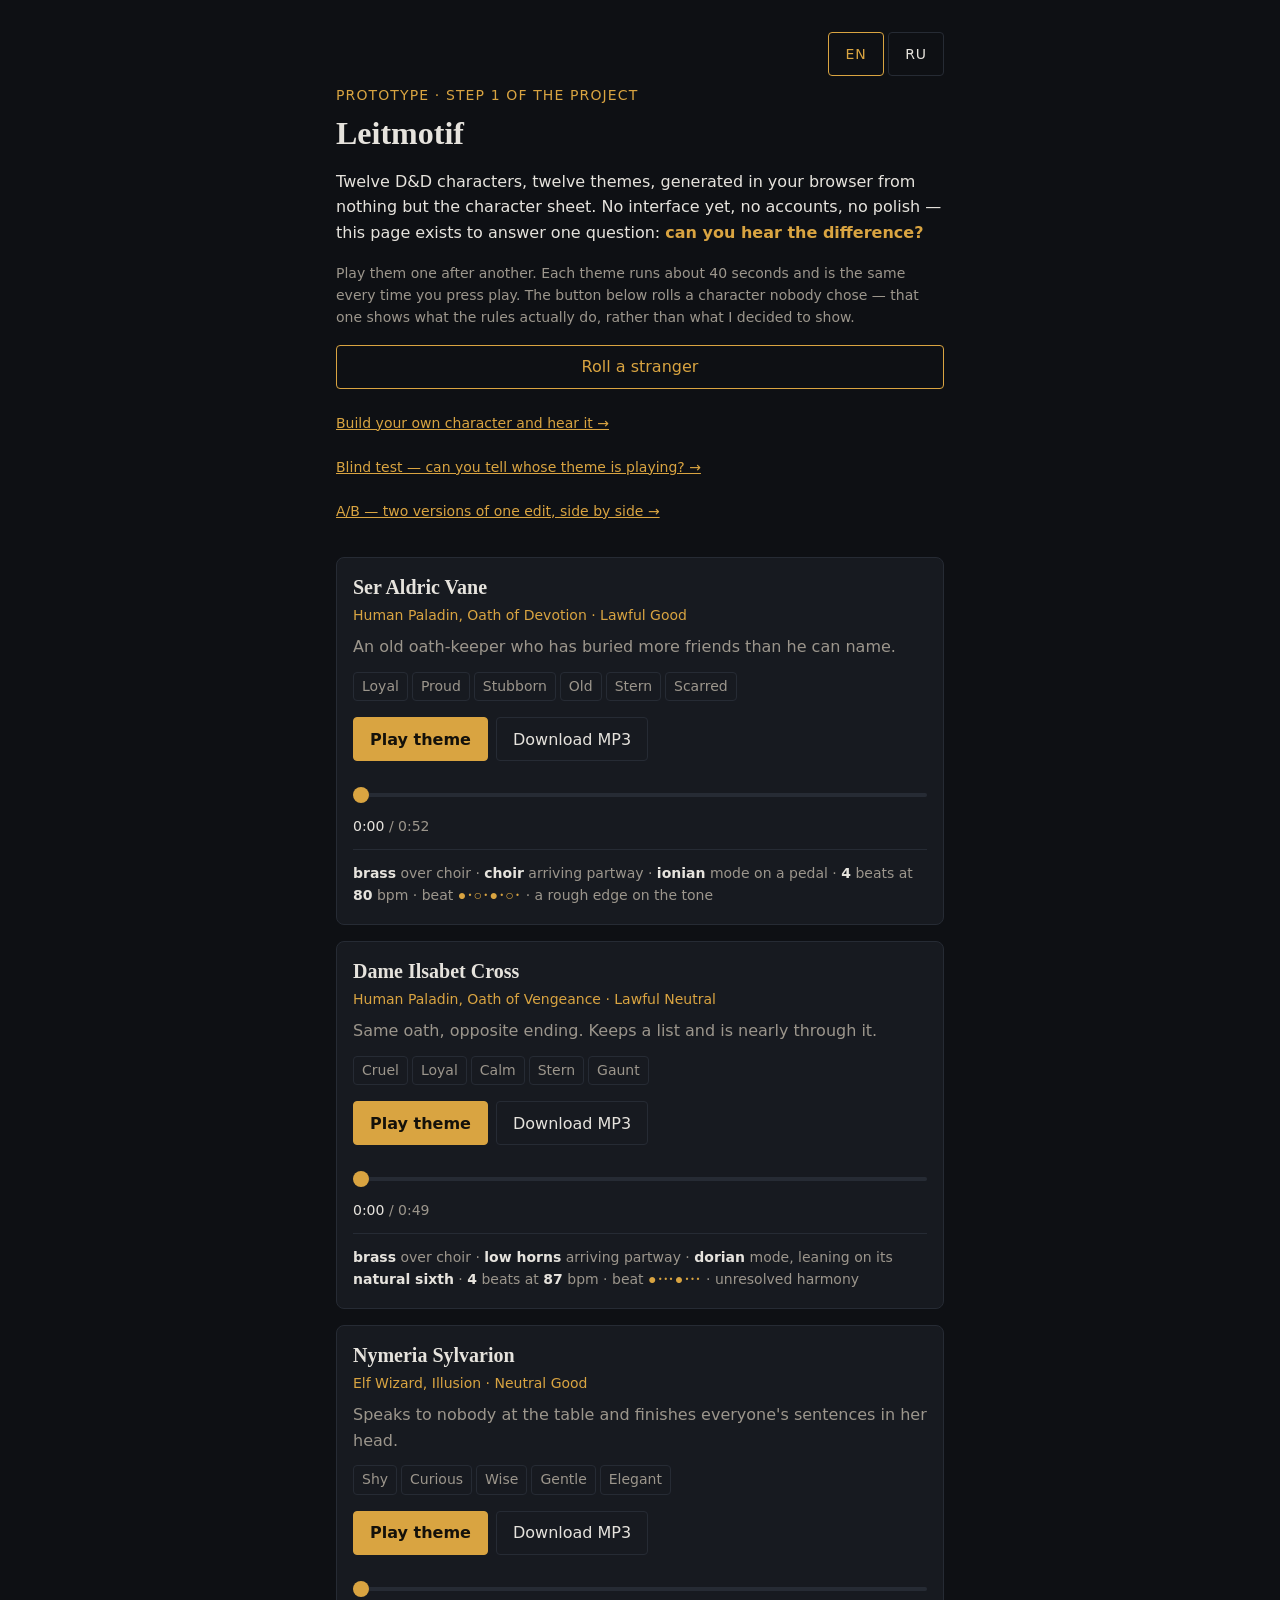
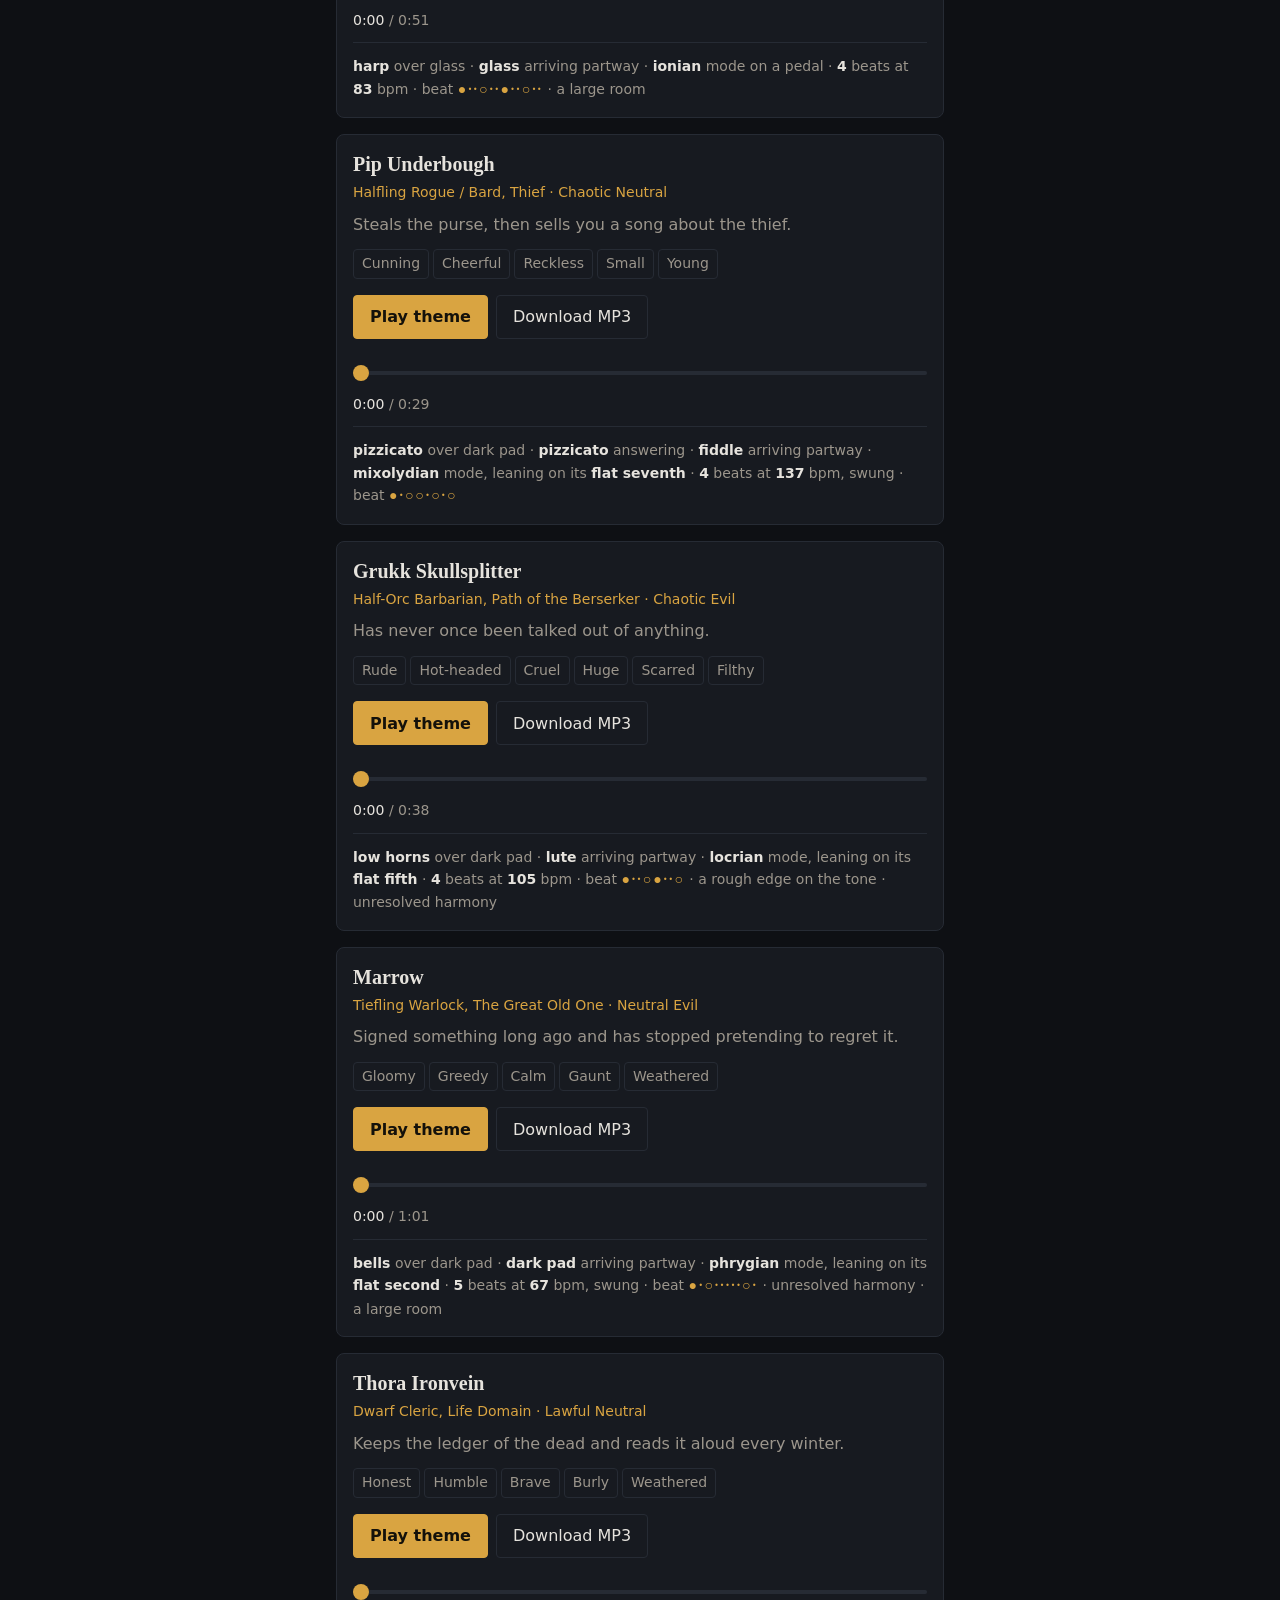
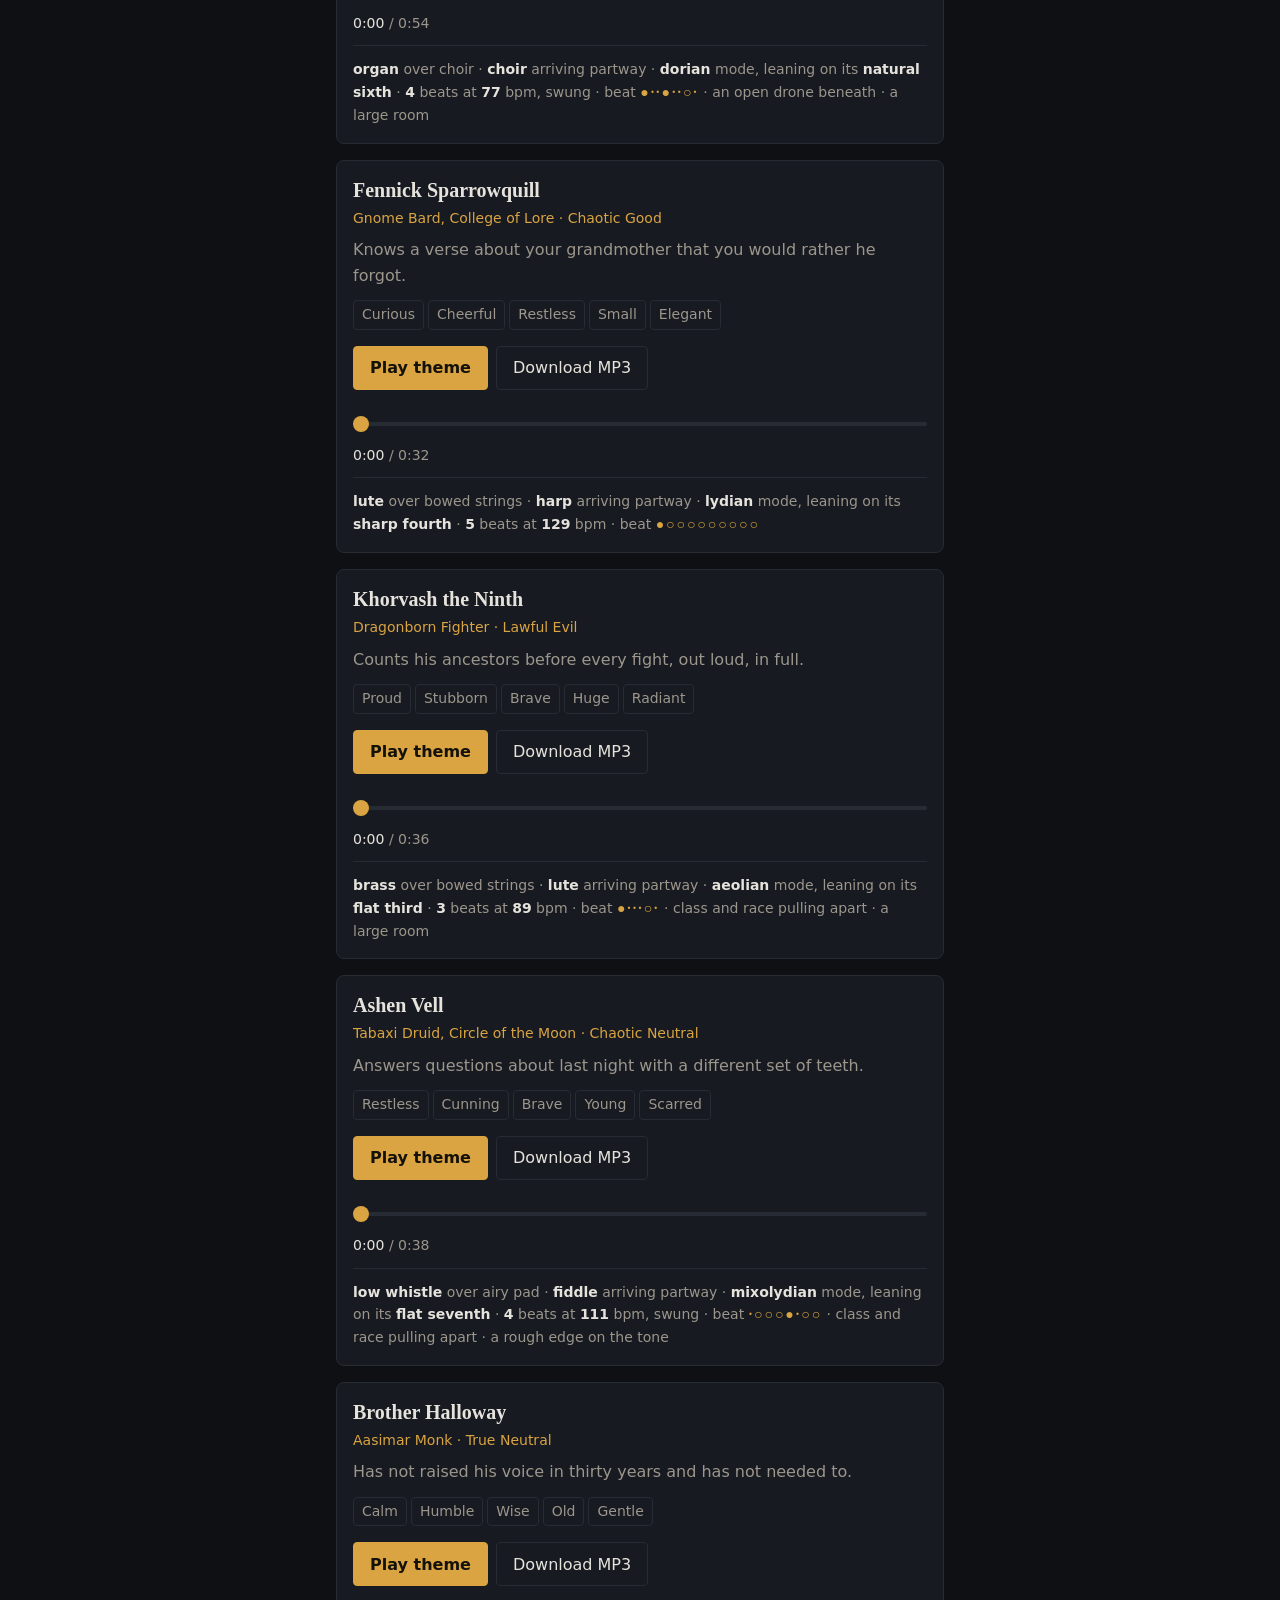
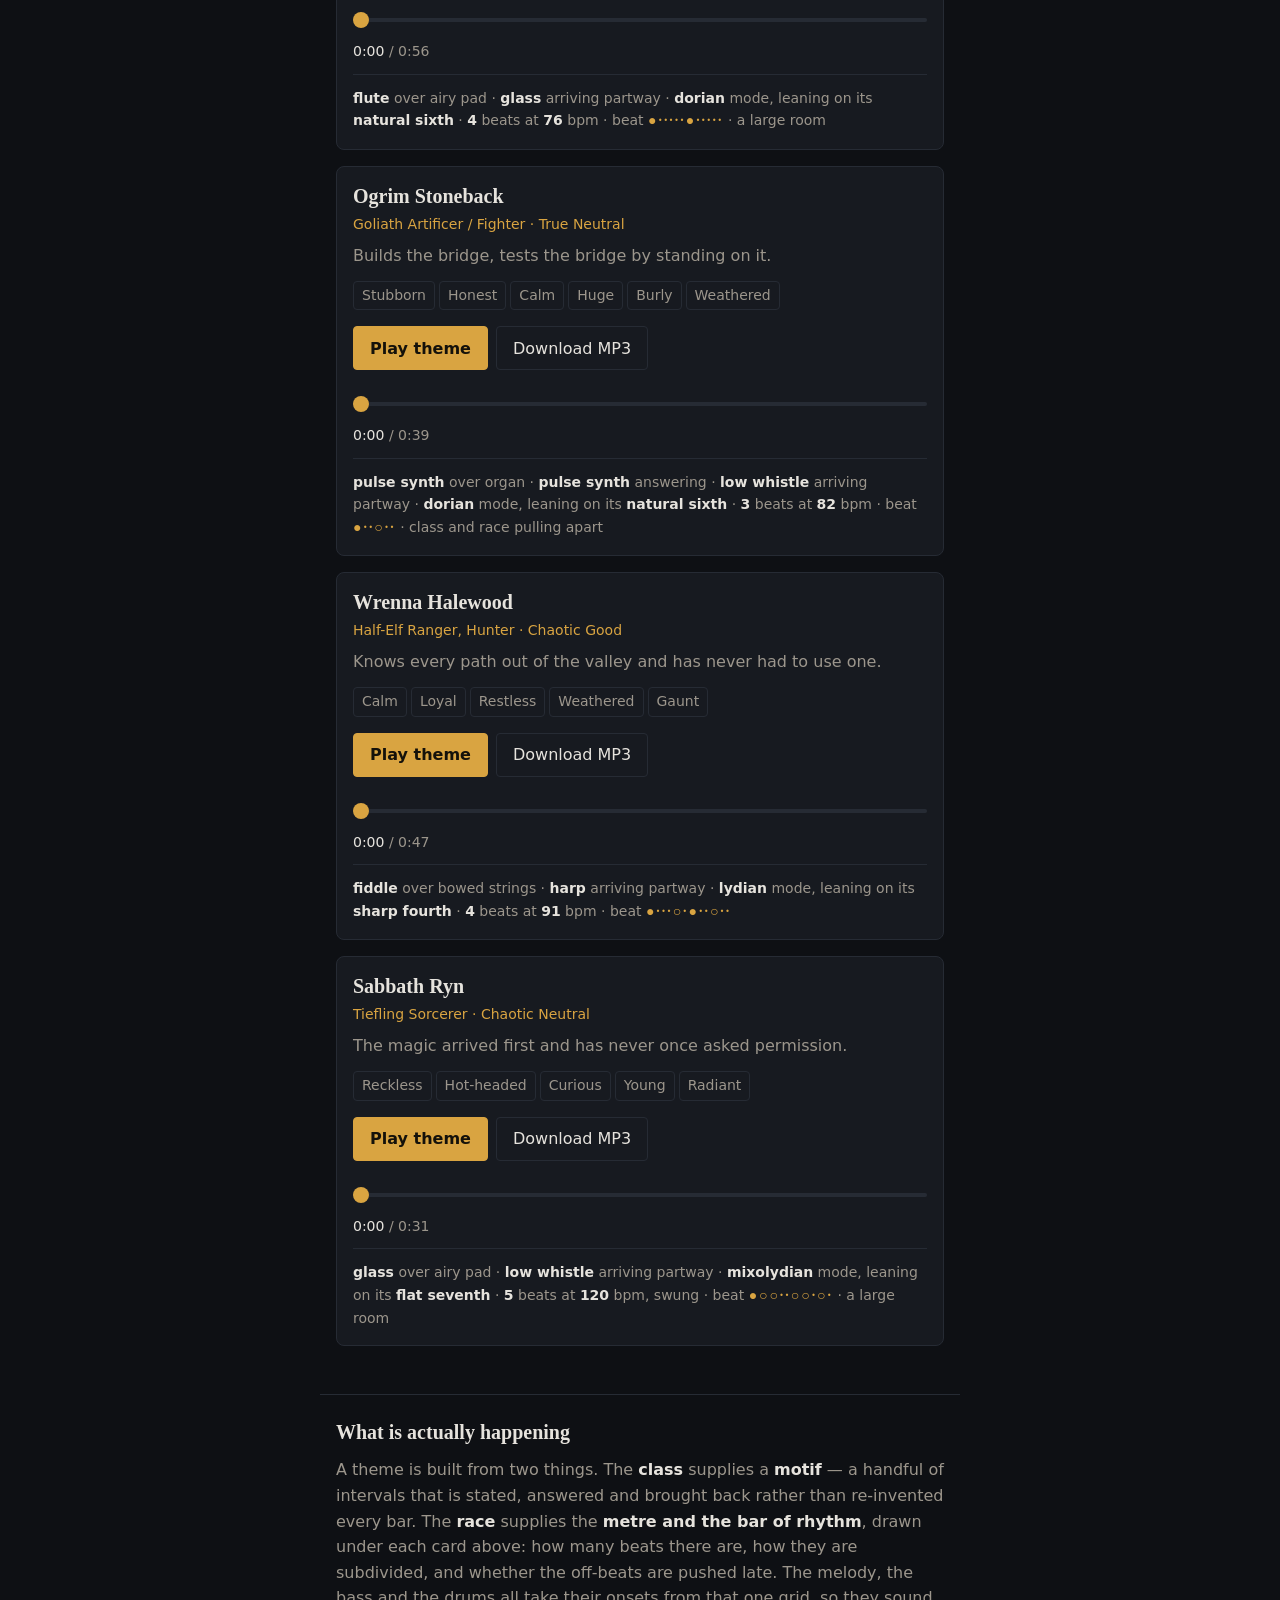
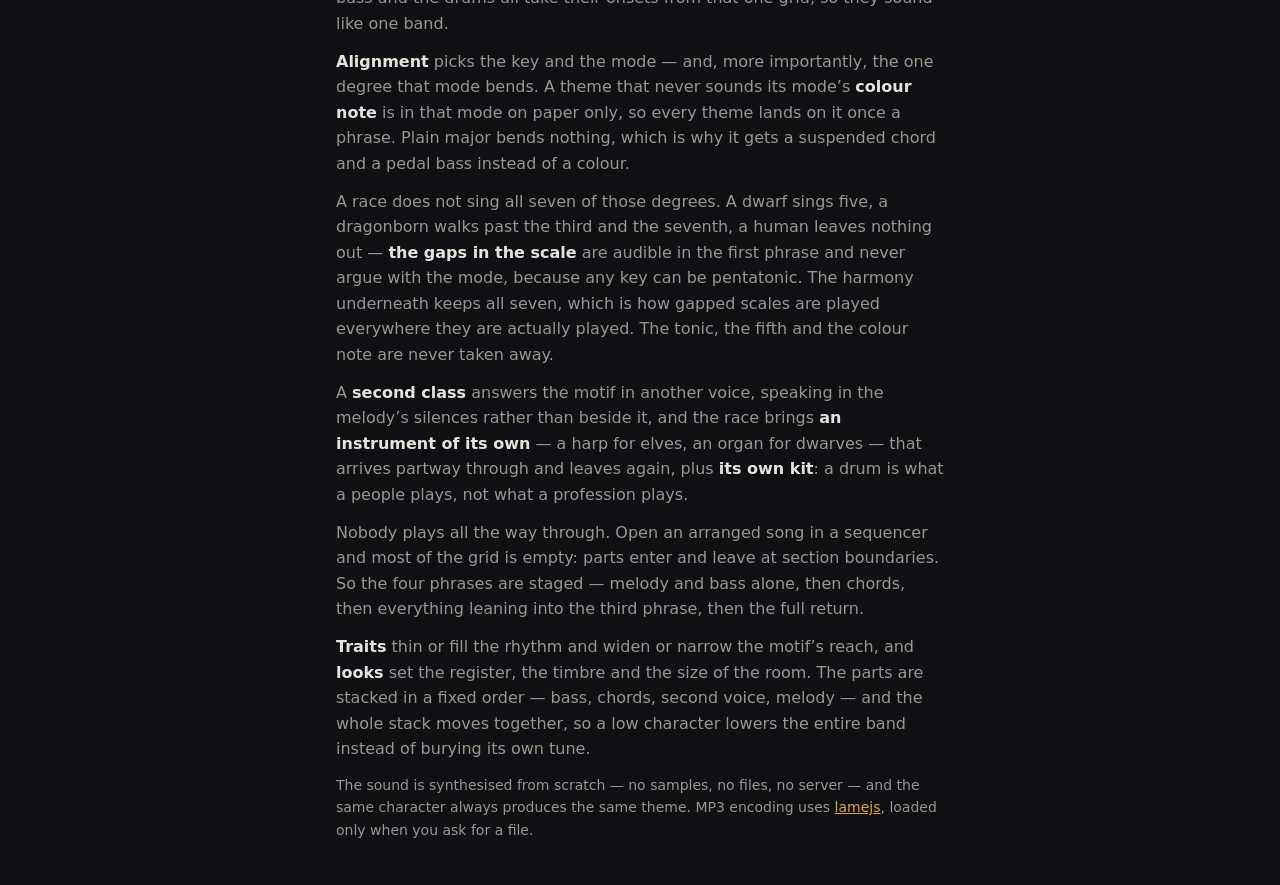
<file: index.html>
<!doctype html>
<html lang="en">
<head>
<meta charset="utf-8">
<meta name="viewport" content="width=device-width, initial-scale=1">
<title>Leitmotif — mapping prototype</title>
<link rel="stylesheet" href="styles.css">
</head>
<body>

<header class="head">
  <div class="lang" role="group" aria-label="Language">
    <button type="button" data-lang="en" aria-pressed="true">EN</button>
    <button type="button" data-lang="ru" aria-pressed="false">RU</button>
  </div>
  <p class="head__kicker" id="kicker">Prototype · step 1 of the project</p>
  <h1 class="head__title">Leitmotif</h1>
  <p class="head__lede" id="lede"></p>
  <p class="head__note" id="note"></p>
  <button class="btn--roll" id="roll" type="button">Roll a stranger</button>
  <p class="head__bench"><a href="build.html" id="build-link"></a></p>
  <p class="head__bench"><a href="blind.html" id="blind-link"></a></p>
  <p class="head__bench"><a href="compare.html" id="bench-link"></a></p>
</header>

<main id="list" class="list"></main>

<footer class="foot">
  <h2 class="foot__title" id="foot-title">What is actually happening</h2>
  <div id="foot-body"></div>
  <p class="foot__fine">
    The sound is synthesised from scratch — no samples, no files, no server — and
    the same character always produces the same theme. MP3 encoding uses
    <a href="vendor/lamejs-LICENSE.txt">lamejs</a>, loaded only when you ask for a
    file.
  </p>
</footer>

<script src="mapping.js"></script>
<script src="music.js"></script>
<script src="render.js"></script>
<script src="player.js"></script>
<script src="characters.js"></script>
<script src="i18n.js"></script>
<script src="labels.js"></script>
<script src="app.js"></script>
</body>
</html>
</file>
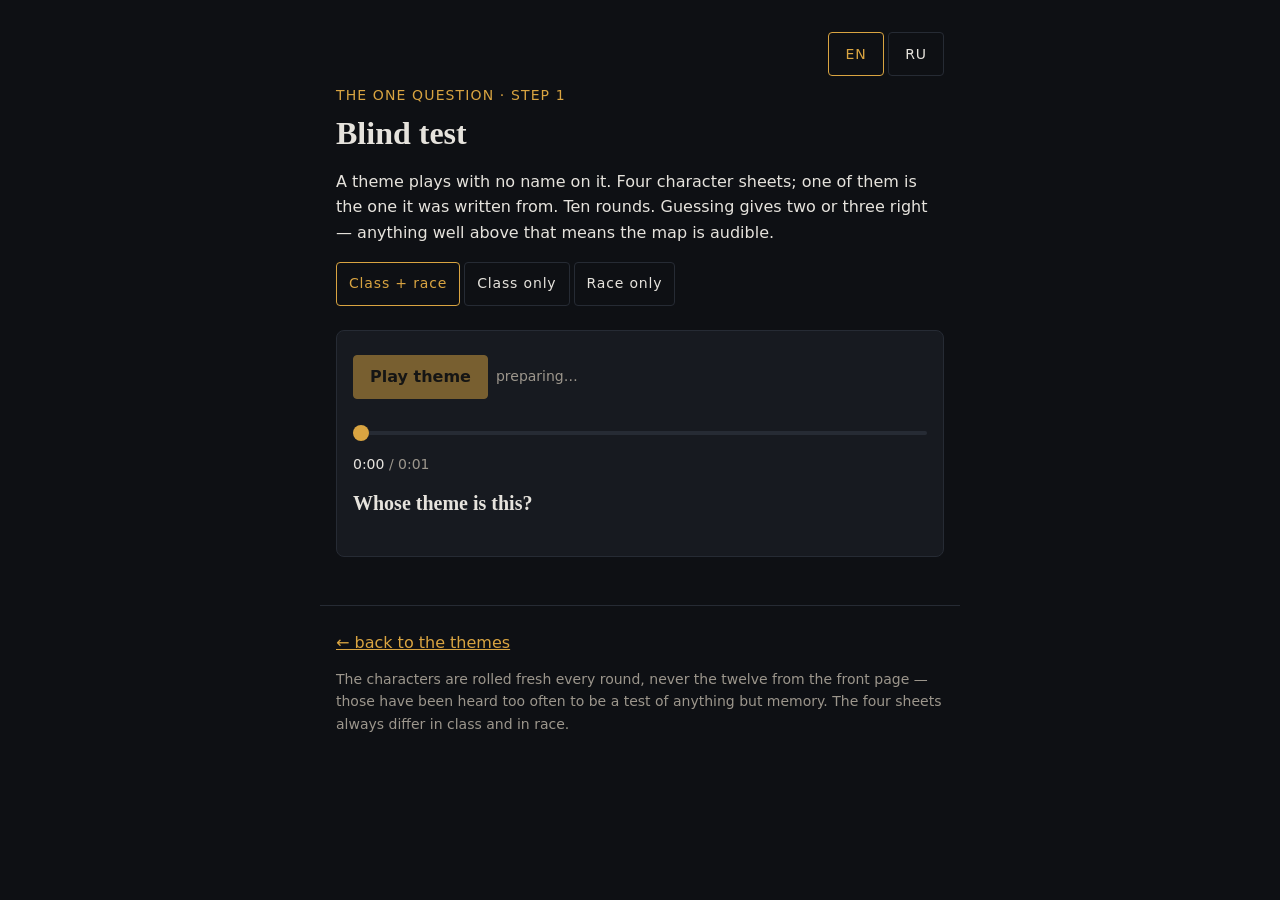
<file: blind.html>
<!doctype html>
<html lang="en">
<head>
<meta charset="utf-8">
<meta name="viewport" content="width=device-width, initial-scale=1">
<title>Leitmotif — blind test</title>
<link rel="stylesheet" href="styles.css">
</head>
<body>

<header class="head">
  <div class="lang" role="group" aria-label="Language">
    <button type="button" data-lang="en" aria-pressed="true">EN</button>
    <button type="button" data-lang="ru" aria-pressed="false">RU</button>
  </div>
  <p class="head__kicker" id="kicker"></p>
  <h1 class="head__title" id="title">Blind test</h1>
  <p class="head__lede" id="lede"></p>
  <div class="mode" id="mode" role="group" aria-label="What the round varies">
    <button type="button" data-mode="both" aria-pressed="true"></button>
    <button type="button" data-mode="class" aria-pressed="false"></button>
    <button type="button" data-mode="race" aria-pressed="false"></button>
  </div>
</header>

<main class="list">
  <article class="card" id="quiz">
    <p class="card__sheet" id="progress"></p>

    <div class="card__actions">
      <button class="btn--play" id="play" type="button"></button>
      <span class="ready" id="ready" aria-live="polite"></span>
    </div>

    <div class="transport">
      <input class="seek" id="seek" type="range" min="0" max="100" step="1" value="0"
             aria-label="Position in the theme">
      <p class="time"><span class="time__now">0:00</span> / <span class="time__total">0:00</span></p>
    </div>

    <h2 class="quiz__ask" id="ask"></h2>
    <div class="options" id="options"></div>

    <p class="verdict" id="verdict" aria-live="polite"></p>
    <button id="next" type="button" hidden></button>
  </article>

  <article class="card" id="result" hidden>
    <h2 class="card__name" id="score"></h2>
    <p class="card__blurb" id="breakdown"></p>
    <p class="card__why" id="running"></p>
    <ul class="tags" id="log"></ul>
    <div class="card__actions">
      <button class="btn--play" id="again" type="button"></button>
    </div>
  </article>
</main>

<footer class="foot">
  <p><a href="index.html" id="back"></a></p>
  <p class="foot__fine" id="fine"></p>
</footer>

<script src="mapping.js"></script>
<script src="music.js"></script>
<script src="render.js"></script>
<script src="player.js"></script>
<script src="characters.js"></script>
<script src="i18n.js"></script>
<script src="labels.js"></script>
<script src="blind.js"></script>
</body>
</html>
</file>
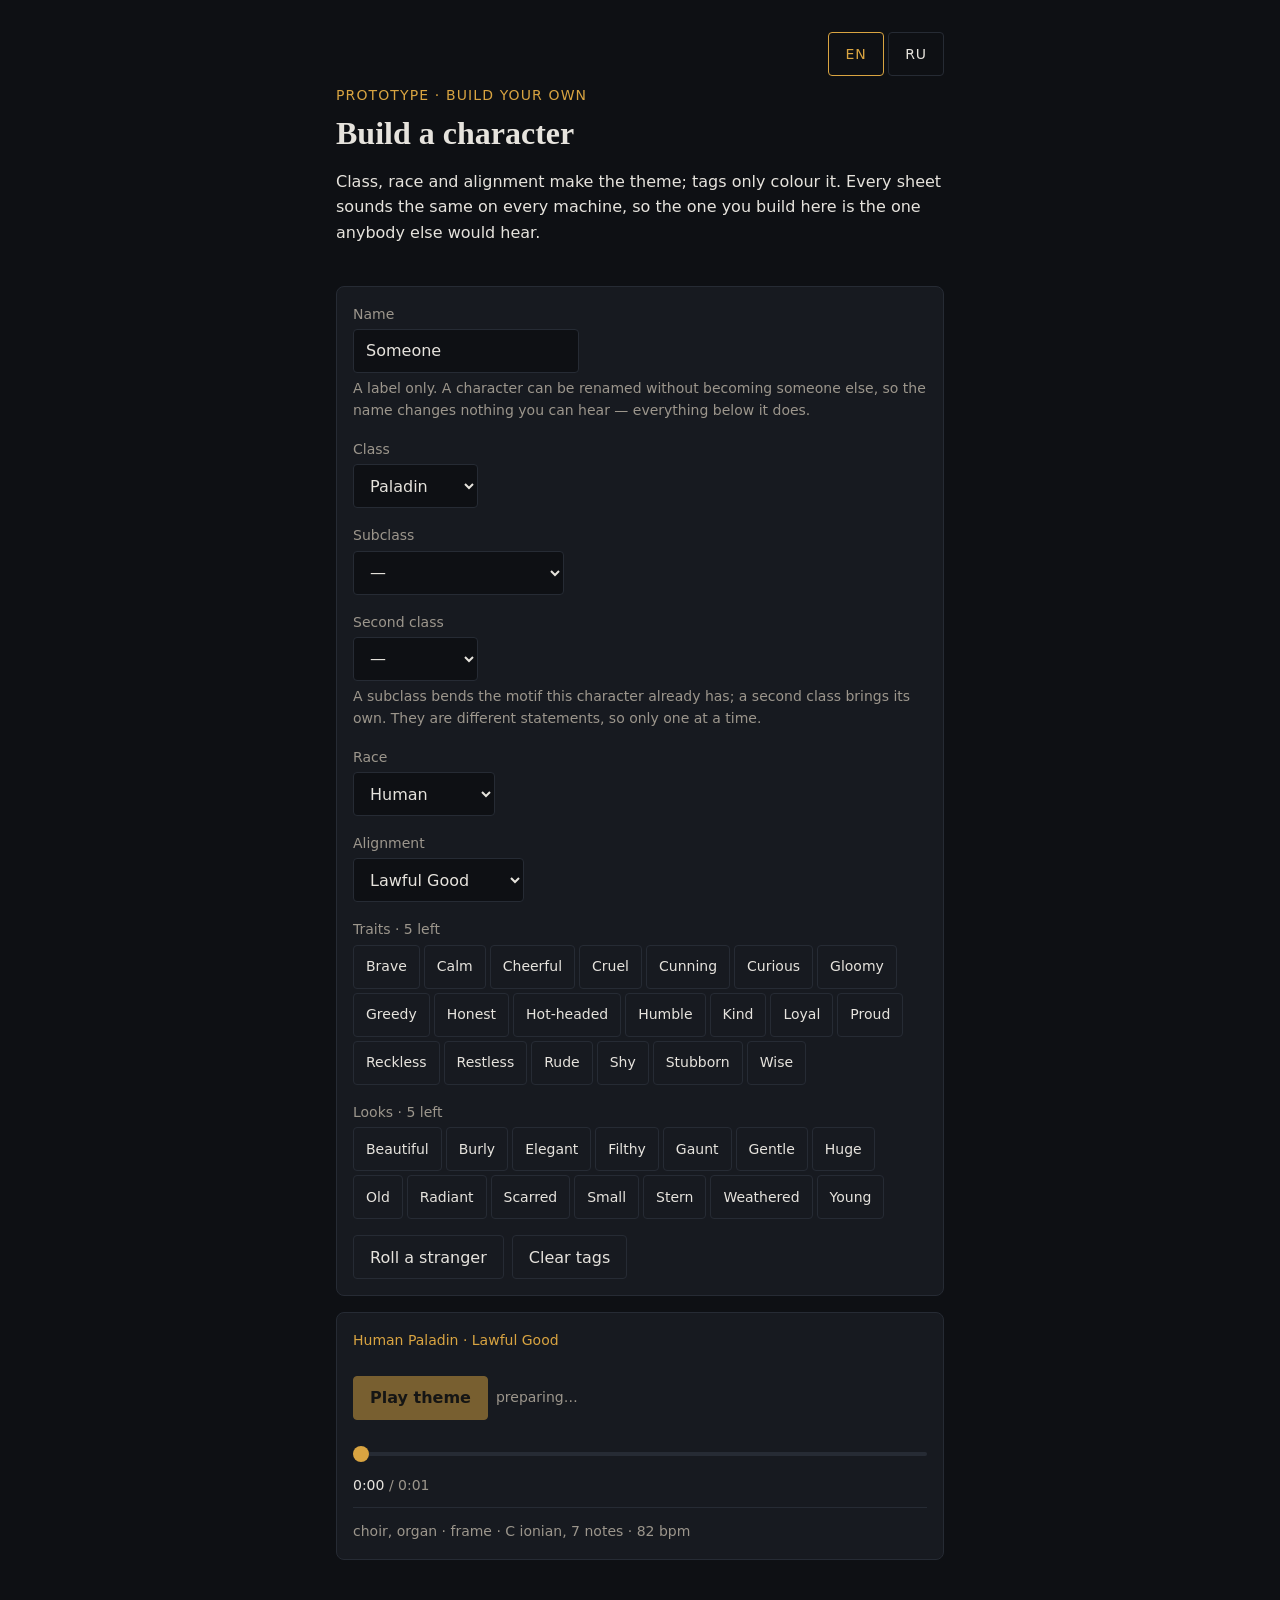
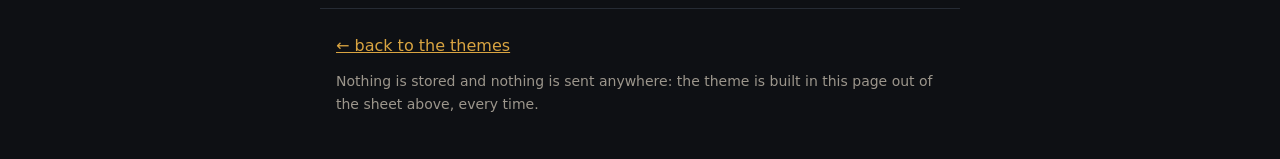
<file: build.html>
<!doctype html>
<html lang="en">
<head>
<meta charset="utf-8">
<meta name="viewport" content="width=device-width, initial-scale=1">
<title>Leitmotif — build a character</title>
<link rel="stylesheet" href="styles.css">
</head>
<body>

<header class="head">
  <div class="lang" role="group" aria-label="Language">
    <button type="button" data-lang="en" aria-pressed="true">EN</button>
    <button type="button" data-lang="ru" aria-pressed="false">RU</button>
  </div>
  <p class="head__kicker" id="kicker"></p>
  <h1 class="head__title" id="title"></h1>
  <p class="head__lede" id="lede"></p>
</header>

<main class="list">
  <article class="card" id="builder">

    <div class="field">
      <label class="field__label" for="name" id="l-name"></label>
      <input id="name" class="pick__select" type="text" maxlength="40" autocomplete="off">
      <p class="field__note" id="n-name"></p>
    </div>

    <div class="field">
      <label class="field__label" for="cls" id="l-cls"></label>
      <select id="cls" class="pick__select"></select>
    </div>

    <div class="field">
      <label class="field__label" for="sub" id="l-sub"></label>
      <select id="sub" class="pick__select"></select>
    </div>

    <div class="field">
      <label class="field__label" for="second" id="l-second"></label>
      <select id="second" class="pick__select"></select>
      <p class="field__note" id="n-fork"></p>
    </div>

    <div class="field">
      <label class="field__label" for="race" id="l-race"></label>
      <select id="race" class="pick__select"></select>
    </div>

    <div class="field">
      <label class="field__label" for="alignment" id="l-alignment"></label>
      <select id="alignment" class="pick__select"></select>
    </div>

    <div class="field">
      <p class="field__label" id="l-traits"></p>
      <div class="tagpick" id="traits" role="group"></div>
    </div>

    <div class="field">
      <p class="field__label" id="l-looks"></p>
      <div class="tagpick" id="looks" role="group"></div>
    </div>

    <div class="card__actions">
      <button id="roll" type="button"></button>
      <button id="clear" type="button"></button>
    </div>
  </article>

  <article class="card" id="result">
    <p class="card__sheet" id="sheet"></p>
    <ul class="tags" id="chosen-tags"></ul>

    <div class="card__actions">
      <button class="btn--play" id="play" type="button"></button>
      <span class="ready" id="ready" aria-live="polite"></span>
    </div>

    <div class="transport">
      <input class="seek" id="seek" type="range" min="0" max="100" step="1" value="0"
             aria-label="Position in the theme">
      <p class="time"><span class="time__now">0:00</span> / <span class="time__total">0:00</span></p>
    </div>

    <p class="card__why" id="why"></p>
  </article>
</main>

<footer class="foot">
  <p><a href="index.html" id="back"></a></p>
  <p class="foot__fine" id="fine"></p>
</footer>

<script src="mapping.js"></script>
<script src="music.js"></script>
<script src="render.js"></script>
<script src="player.js"></script>
<script src="characters.js"></script>
<script src="i18n.js"></script>
<script src="labels.js"></script>
<script src="variants.js"></script>
<script src="build.js"></script>
</body>
</html>
</file>
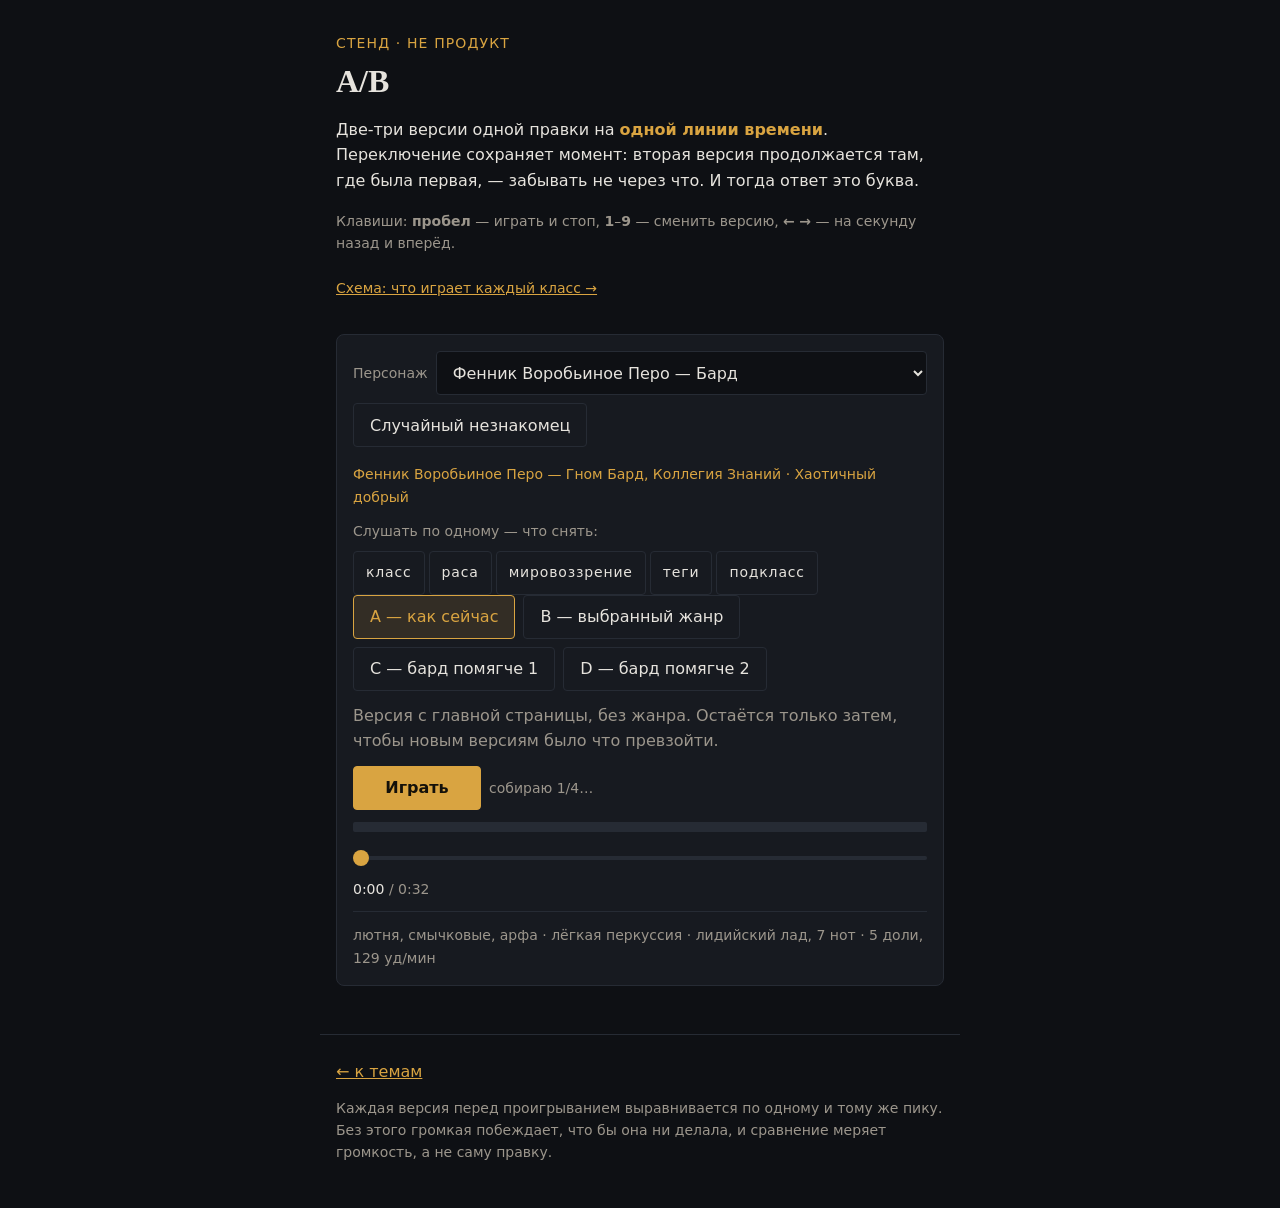
<file: compare.html>
<!doctype html>
<html lang="ru">
<head>
<meta charset="utf-8">
<meta name="viewport" content="width=device-width, initial-scale=1">
<title>Leitmotif — A/B</title>
<meta name="robots" content="noindex">
<link rel="stylesheet" href="styles.css">
</head>
<body>

<header class="head">
  <p class="head__kicker">Стенд · не продукт</p>
  <h1 class="head__title">A/B</h1>
  <p class="head__lede">
    Две-три версии одной правки на <strong>одной линии времени</strong>.
    Переключение сохраняет момент: вторая версия продолжается там, где была
    первая, — забывать не через что. И тогда ответ это буква.
  </p>
  <p class="head__note">
    Клавиши: <b>пробел</b> — играть и стоп, <b>1</b>–<b>9</b> — сменить версию,
    <b>←</b> <b>→</b> — на секунду назад и вперёд.
  </p>
  <p class="head__bench"><a href="plan.html">Схема: что играет каждый класс →</a></p>
</header>

<main class="list">
  <article class="card" id="bench">
    <div class="pick">
      <label class="pick__label" for="who">Персонаж</label>
      <select id="who" class="pick__select"></select>
      <button id="roll" type="button">Случайный незнакомец</button>
    </div>

    <p class="card__sheet" id="sheet"></p>

    <p class="strip__label">Слушать по одному — что снять:</p>
    <div class="mode strip" id="strip" role="group" aria-label="Снятые слои">
      <button type="button" data-layer="cls" aria-pressed="false">класс</button>
      <button type="button" data-layer="race" aria-pressed="false">раса</button>
      <button type="button" data-layer="alignment" aria-pressed="false">мировоззрение</button>
      <button type="button" data-layer="tags" aria-pressed="false">теги</button>
      <button type="button" data-layer="sub" aria-pressed="false">подкласс</button>
    </div>

    <div class="versions" id="versions" role="group" aria-label="Версия"></div>
    <p class="card__blurb" id="note"></p>

    <div class="card__actions">
      <button class="btn--play" id="play" type="button">Играть</button>
      <span class="ready" id="ready" aria-live="polite"></span>
    </div>

    <div class="transport">
      <div class="diffmap" id="diffmap" aria-hidden="true"></div>
      <input class="seek" id="seek" type="range" min="0" max="100" step="1" value="0"
             aria-label="Позиция в теме">
      <p class="time"><span class="time__now">0:00</span> / <span class="time__total">0:00</span></p>
    </div>
    <p class="diffnote" id="diffnote" aria-live="polite"></p>

    <p class="card__why" id="why"></p>
  </article>
</main>

<footer class="foot">
  <p><a href="index.html">← к темам</a></p>
  <p class="foot__fine">
    Каждая версия перед проигрыванием выравнивается по одному и тому же пику.
    Без этого громкая побеждает, что бы она ни делала, и сравнение меряет
    громкость, а не саму правку.
  </p>
</footer>

<script src="mapping.js"></script>
<script src="music.js"></script>
<script src="render.js"></script>
<script src="player.js"></script>
<script src="characters.js"></script>
<script src="i18n.js"></script>
<script src="labels.js"></script>
<script src="variants.js"></script>
<script src="compare.js"></script>
</body>
</html>
</file>
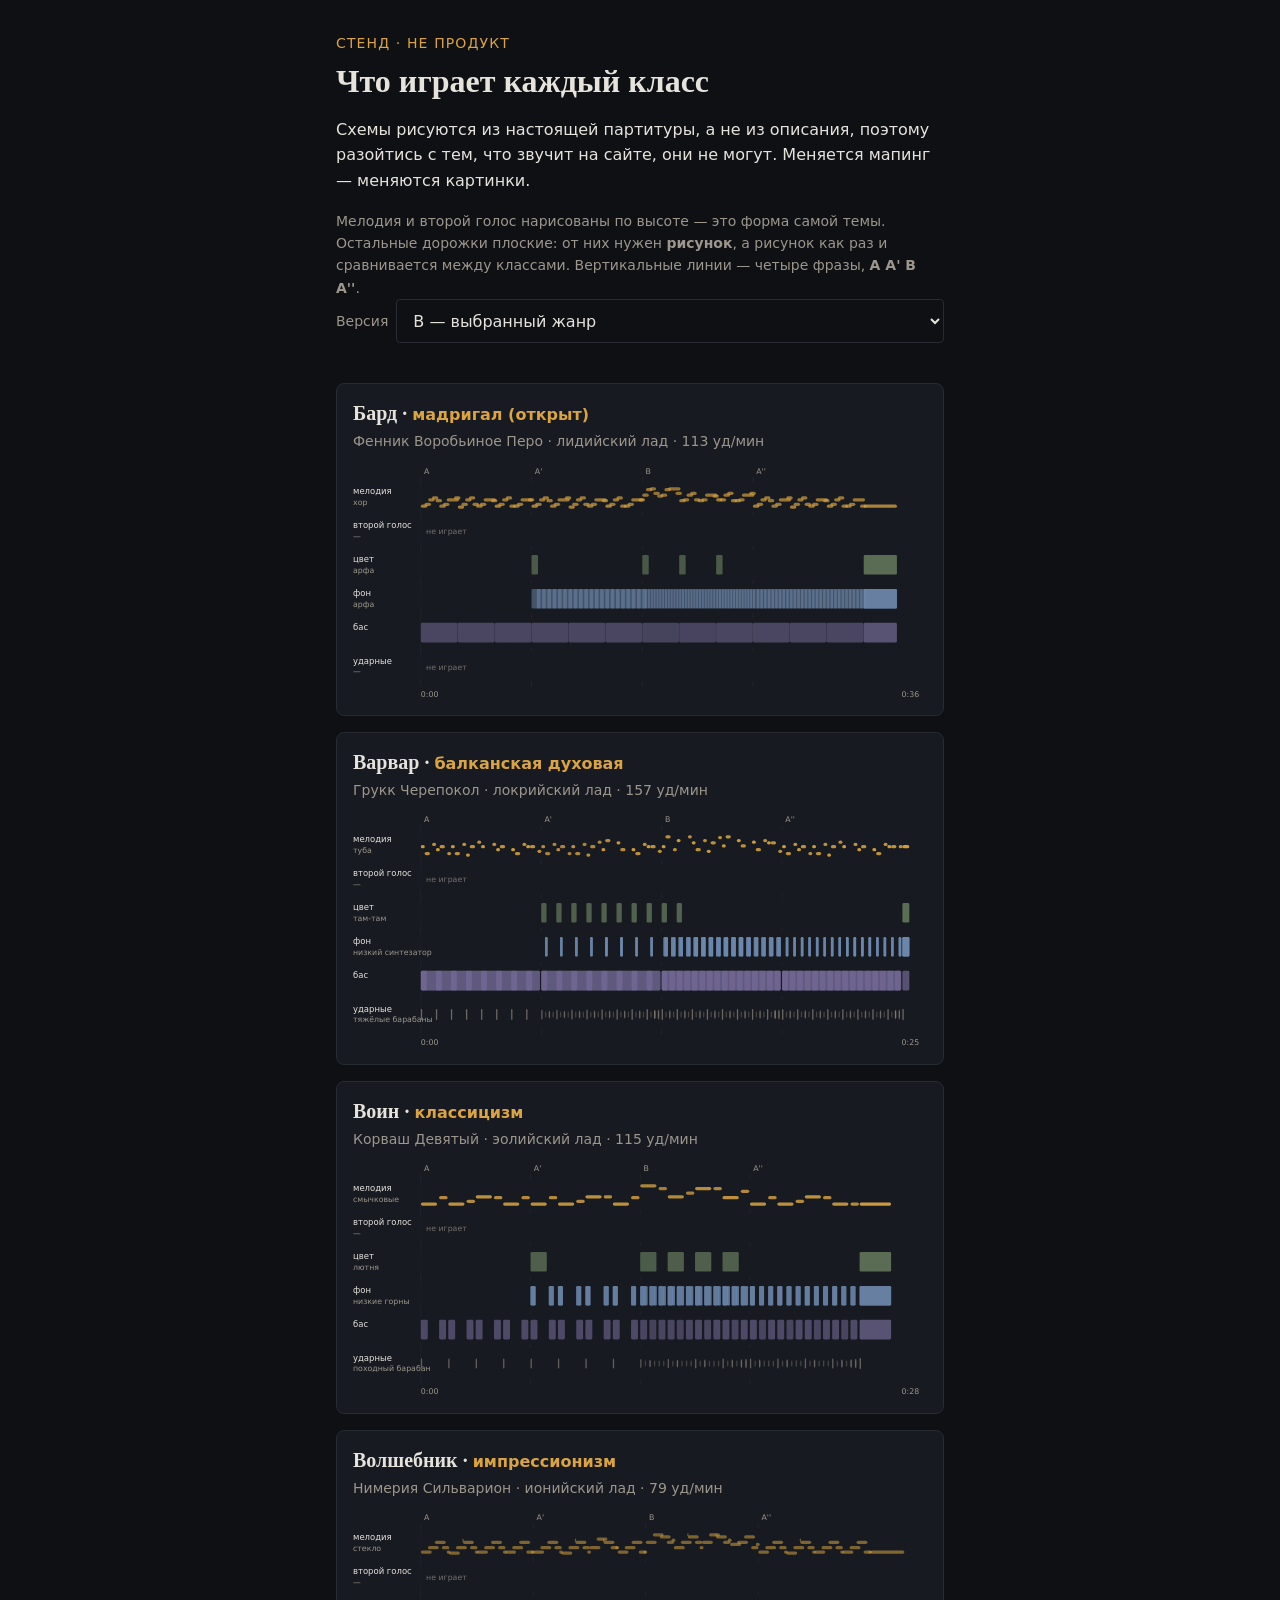
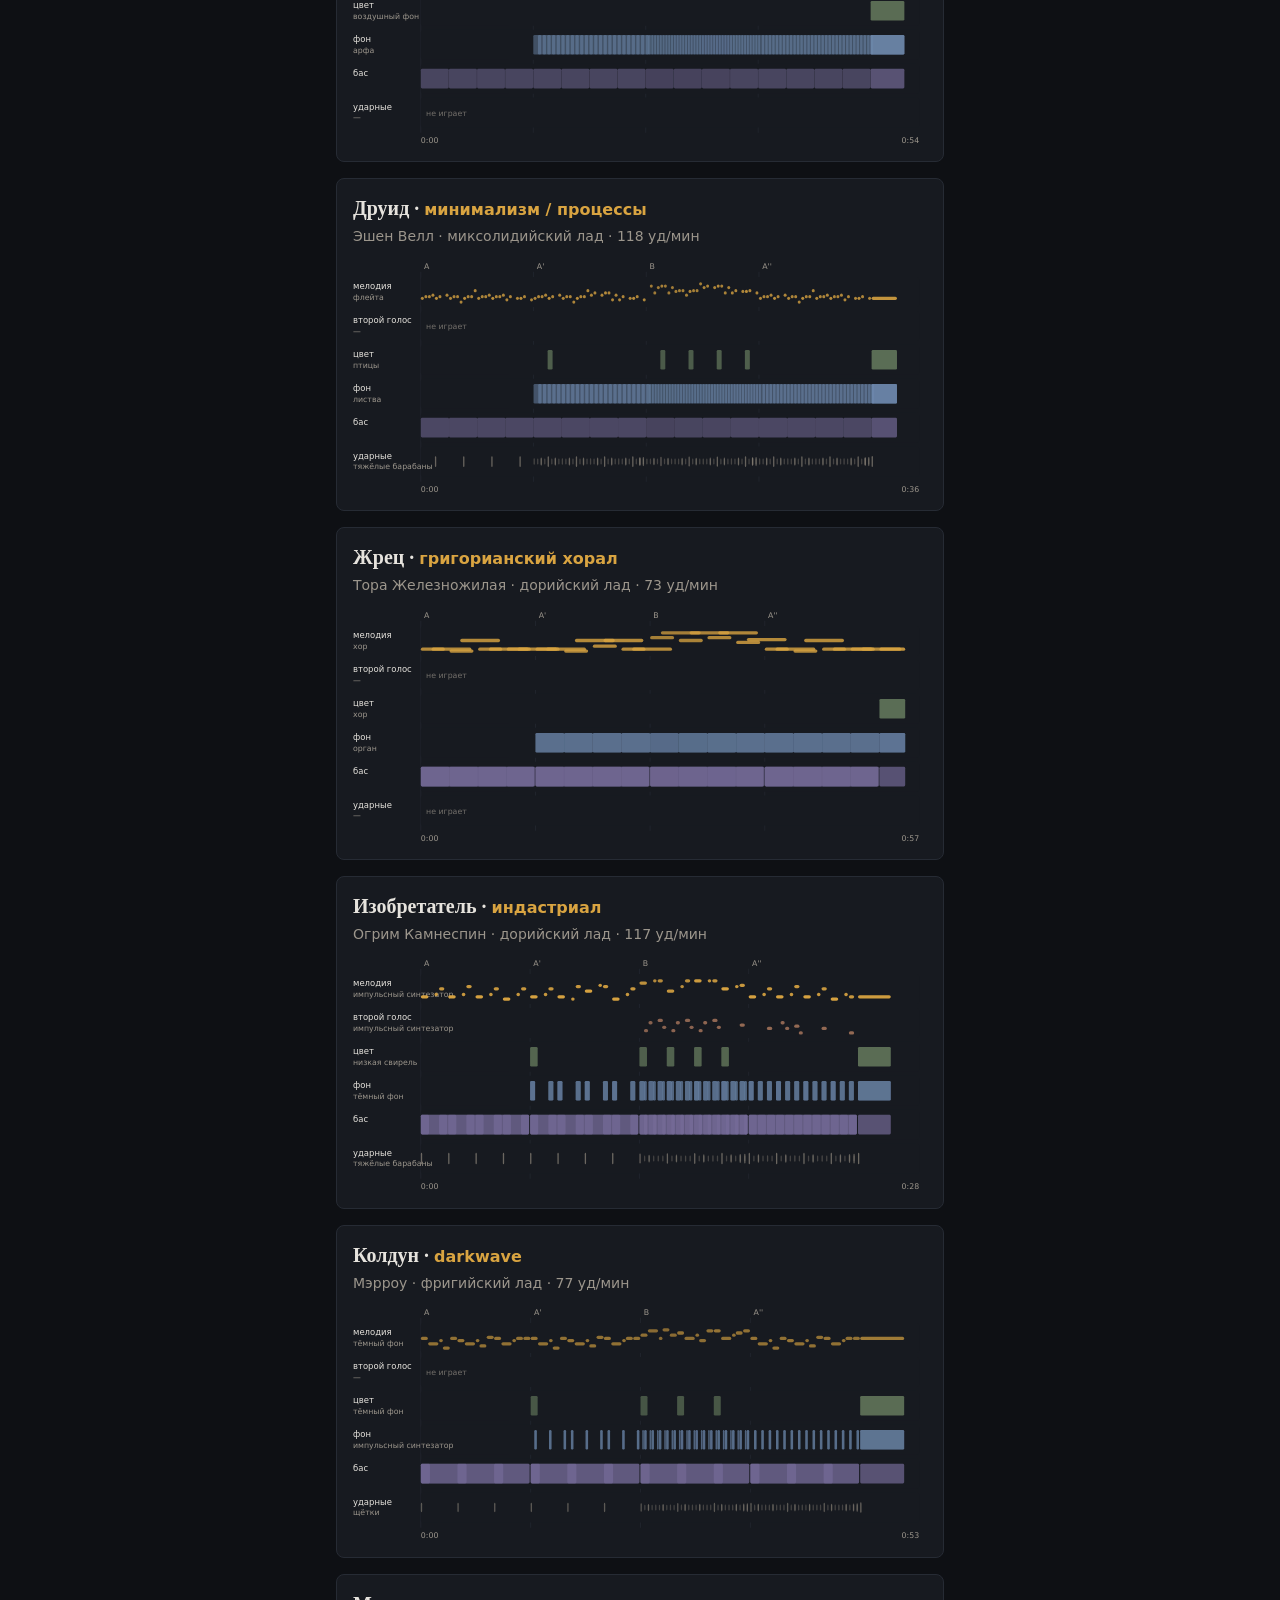
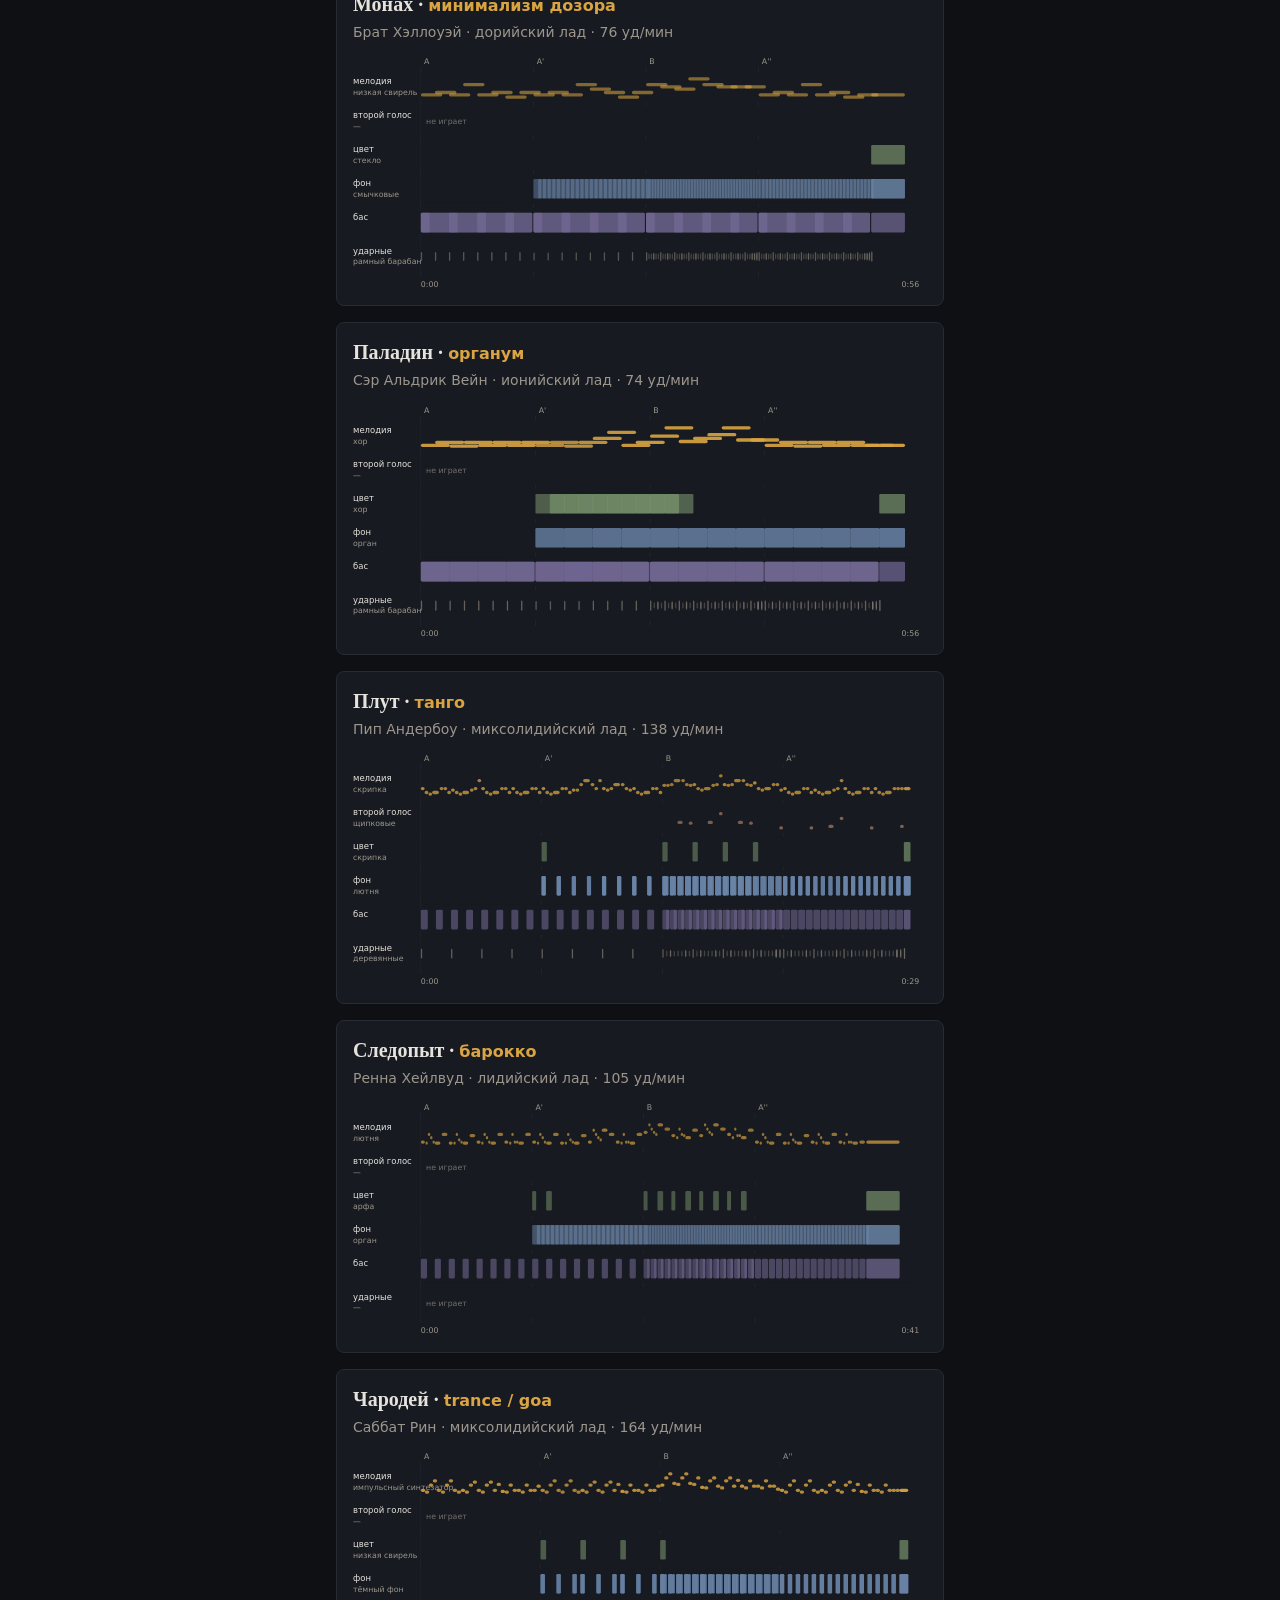
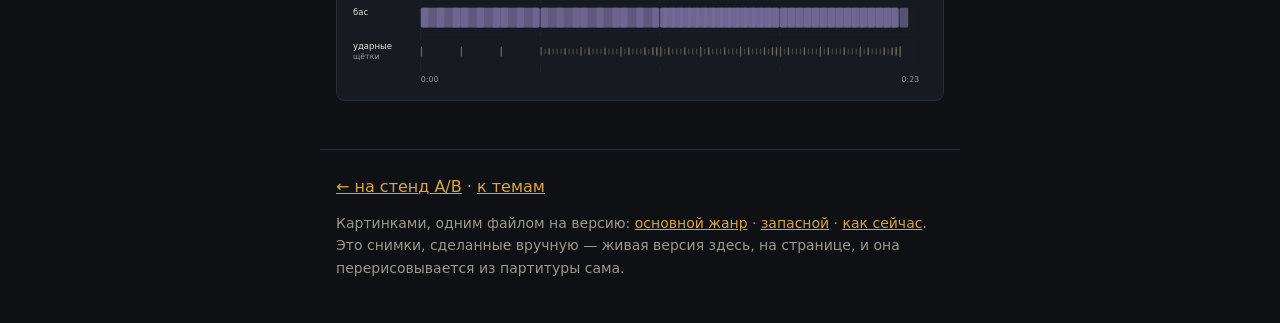
<file: plan.html>
<!doctype html>
<html lang="ru">
<head>
<meta charset="utf-8">
<meta name="viewport" content="width=device-width, initial-scale=1">
<title>Leitmotif — схема аранжировки</title>
<meta name="robots" content="noindex">
<link rel="stylesheet" href="styles.css">
</head>
<body>

<header class="head">
  <p class="head__kicker">Стенд · не продукт</p>
  <h1 class="head__title">Что играет каждый класс</h1>
  <p class="head__lede">
    Схемы рисуются из настоящей партитуры, а не из описания, поэтому разойтись
    с тем, что звучит на сайте, они не могут. Меняется мапинг — меняются
    картинки.
  </p>
  <p class="head__note">
    Мелодия и второй голос нарисованы по высоте — это форма самой темы.
    Остальные дорожки плоские: от них нужен <b>рисунок</b>, а рисунок как раз и
    сравнивается между классами. Вертикальные линии — четыре фразы,
    <b>A A' B A''</b>.
  </p>
  <div class="pick">
    <label class="pick__label" for="which">Версия</label>
    <select id="which" class="pick__select"></select>
  </div>
</header>

<main class="list" id="plans"></main>

<footer class="foot">
  <p><a href="compare.html">← на стенд A/B</a> · <a href="index.html">к темам</a></p>
  <p class="foot__fine">
    Картинками, одним файлом на версию:
    <a href="plan/plan-osnovnoy.png">основной жанр</a> ·
    <a href="plan/plan-zapasnoy.png">запасной</a> ·
    <a href="plan/plan-kak-seychas.png">как сейчас</a>.
    Это снимки, сделанные вручную — живая версия здесь, на странице, и она
    перерисовывается из партитуры сама.
  </p>
</footer>

<script src="mapping.js"></script>
<script src="music.js"></script>
<script src="render.js"></script>
<script src="characters.js"></script>
<script src="i18n.js"></script>
<script src="labels.js"></script>
<script src="variants.js"></script>
<script src="plan.js"></script>
</body>
</html>
</file>
<file: styles.css>
/* One style, two fonts, a 4px spacing scale and a fixed type scale.
   Dark because the thing is meant to be opened at a table in the evening. */

:root {
  --bg:      #0e1014;
  --panel:   #171a20;
  --line:    #262b34;
  --text:    #e6e3dd;   /* 15.3:1 on --bg */
  --muted:   #9c968c;   /*  7.1:1 on --bg */
  --accent:  #d9a441;
  --accent-soft: rgba(217, 164, 65, 0.14);

  --sans: system-ui, -apple-system, 'Segoe UI', Roboto, Helvetica, Arial, sans-serif;
  --serif: Georgia, 'Iowan Old Style', 'Times New Roman', serif;
}

* { box-sizing: border-box; }

html, body { margin: 0; padding: 0; }

body {
  background: var(--bg);
  color: var(--text);
  font-family: var(--sans);
  font-size: 16px;
  line-height: 1.6;
  -webkit-font-smoothing: antialiased;
}

/* ------------------------------------------------------------------ head */

.head, .list, .foot {
  max-width: 640px;          /* ~66 characters at this size */
  margin: 0 auto;
  padding: 0 16px;
}

.head { padding-top: 32px; padding-bottom: 24px; }

.head__kicker {
  margin: 0 0 8px;
  font-size: 14px;
  letter-spacing: 0.08em;
  text-transform: uppercase;
  color: var(--accent);
}

.head__title {
  margin: 0 0 16px;
  font-family: var(--serif);
  font-size: 32px;
  line-height: 1.2;
  font-weight: 600;
}

.head__lede { margin: 0 0 16px; }
.head__lede strong { color: var(--accent); font-weight: 600; }

.head__note {
  margin: 0;
  font-size: 14px;
  color: var(--muted);
}

/* ------------------------------------------------------------------ card */

.list { padding-bottom: 32px; }

.card {
  background: var(--panel);
  border: 1px solid var(--line);
  border-radius: 8px;
  padding: 16px;
  margin-bottom: 16px;
  transition: border-color 220ms ease, background-color 220ms ease;
}

.card.is-playing {
  border-color: var(--accent);
  background: linear-gradient(var(--accent-soft), var(--accent-soft)), var(--panel);
}

.card__name {
  margin: 0 0 4px;
  font-family: var(--serif);
  font-size: 20px;
  line-height: 1.3;
  font-weight: 600;
}

.card__sheet {
  margin: 0 0 8px;
  font-size: 14px;
  color: var(--accent);
}

.card__blurb {
  margin: 0 0 12px;
  font-size: 16px;
  color: var(--muted);
}

.tags {
  display: flex;
  flex-wrap: wrap;
  gap: 4px;
  margin: 0 0 16px;
  padding: 0;
  list-style: none;
}

.tags li {
  font-size: 14px;
  line-height: 1.4;
  color: var(--muted);
  border: 1px solid var(--line);
  border-radius: 4px;
  padding: 4px 8px;
}

.card__actions {
  display: flex;
  flex-wrap: wrap;
  gap: 8px;
  align-items: center;
}

button {
  font-family: var(--sans);
  font-size: 16px;
  line-height: 1.2;
  min-height: 44px;
  padding: 8px 16px;
  border-radius: 4px;
  border: 1px solid var(--line);
  background: transparent;
  color: var(--text);
  cursor: pointer;
  transition: background-color 180ms ease, border-color 180ms ease, color 180ms ease;
}

button:hover { border-color: var(--accent); color: var(--accent); }
button:focus-visible { outline: 2px solid var(--accent); outline-offset: 2px; }
button:disabled { opacity: 0.5; cursor: default; }
button:disabled:hover { border-color: var(--line); color: var(--text); }

.btn--play {
  background: var(--accent);
  border-color: var(--accent);
  color: #14110a;
  font-weight: 600;
  min-width: 128px;
}
.btn--play:hover { background: #eab74f; border-color: #eab74f; color: #14110a; }

.card__why {
  margin: 12px 0 0;
  font-size: 14px;
  color: var(--muted);
  border-top: 1px solid var(--line);
  padding-top: 12px;
}

.card__why b { color: var(--text); font-weight: 600; }

/* ------------------------------------------------------------- transport */

/* The whole length of a theme, and a head that can be put anywhere in it. The
   strip is 44px tall so it can be grabbed with a thumb; the line inside it is
   4px, because that is all it needs to be seen. */
.transport { margin-top: 12px; }

.seek {
  --played: 0%;
  -webkit-appearance: none;
  appearance: none;
  display: block;
  width: 100%;
  height: 44px;
  margin: 0;
  padding: 0;
  background: transparent;
  cursor: pointer;
}

.seek:focus { outline: none; }
.seek:focus-visible {
  outline: 2px solid var(--accent);
  outline-offset: 2px;
  border-radius: 4px;
}

/* the two engines need the same track written twice */
.seek::-webkit-slider-runnable-track {
  height: 4px;
  border-radius: 2px;
  background: linear-gradient(to right,
    var(--accent) var(--played), var(--line) var(--played));
}
.seek::-moz-range-track {
  height: 4px;
  border-radius: 2px;
  background: linear-gradient(to right,
    var(--accent) var(--played), var(--line) var(--played));
}

.seek::-webkit-slider-thumb {
  -webkit-appearance: none;
  appearance: none;
  width: 16px;
  height: 16px;
  margin-top: -6px;          /* centres the 16px thumb on the 4px track */
  border: none;
  border-radius: 50%;
  background: var(--accent);
}
.seek::-moz-range-thumb {
  width: 16px;
  height: 16px;
  border: none;
  border-radius: 50%;
  background: var(--accent);
}

.time {
  margin: 0;
  font-size: 14px;
  line-height: 1.4;
  color: var(--muted);
  font-variant-numeric: tabular-nums;   /* the digits stop jittering */
}
.time__now { color: var(--text); }

/* ------------------------------------------------------------------ foot */

.foot {
  border-top: 1px solid var(--line);
  padding-top: 24px;
  padding-bottom: 32px;
  color: var(--muted);
}

.foot__title {
  margin: 0 0 12px;
  font-family: var(--serif);
  font-size: 20px;
  line-height: 1.3;
  color: var(--text);
  font-weight: 600;
}

.foot p { margin: 0 0 12px; }
.foot strong { color: var(--text); font-weight: 600; }

@media (prefers-reduced-motion: reduce) {
  * { transition-duration: 1ms !important; }
}

/* the race's bar of rhythm, drawn under each card */
.card__why .beat {
  font-family: var(--serif);
  letter-spacing: 0.14em;
  color: var(--accent);
}

/* language switch, top right of the header */
.lang {
  display: flex;
  gap: 4px;
  justify-content: flex-end;
  margin-bottom: 8px;
}
.lang button,
.mode button {
  min-height: 44px;
  min-width: 56px;
  padding: 8px 12px;
  font-size: 14px;
  letter-spacing: 0.06em;
}
.lang button[aria-pressed="true"],
.mode button[aria-pressed="true"] {
  border-color: var(--accent);
  color: var(--accent);
}

/* What a round varies. It sits with the lede rather than beside the language
   switch, because it changes what the score means and not how the page reads.
   It carries its own class rather than borrowing .lang: the language switch
   sets aria-pressed on every `.lang button` it can find, and a shared class had
   it quietly unpressing the mode. Wraps at 390px instead of scrolling. */
.mode {
  display: flex;
  gap: 4px;
  flex-wrap: wrap;
  margin: 16px 0 0;
}

.foot__fine {
  margin: 16px 0 0;
  font-size: 14px;
}
.foot__fine a { color: var(--accent); }

/* the way in to the workbench. A link, not a button: it leaves the page, and
   the only thing on the header that leaves the page should not look like the
   things that play a theme. 44px of height so a thumb can hit it. */
.head__bench {
  margin: 12px 0 0;
  font-size: 14px;
}
.head__bench a {
  display: inline-flex;
  align-items: center;
  min-height: 44px;
  color: var(--accent);
}

/* ------------------------------------------------------- the A/B workbench */

.pick {
  display: flex;
  flex-wrap: wrap;
  align-items: center;
  gap: 8px;
  margin-bottom: 16px;
}

.pick__label {
  font-size: 14px;
  color: var(--muted);
}

.pick__select {
  flex: 1 1 180px;
  min-height: 44px;
  padding: 8px 12px;
  font-family: var(--sans);
  font-size: 16px;
  color: var(--text);
  background: var(--bg);
  border: 1px solid var(--line);
  border-radius: 4px;
}
.pick__select:focus-visible { outline: 2px solid var(--accent); outline-offset: 2px; }

.versions {
  display: flex;
  flex-wrap: wrap;
  gap: 8px;
  margin-bottom: 12px;
}

.version[aria-pressed="true"] {
  border-color: var(--accent);
  color: var(--accent);
  background: var(--accent-soft);
}

/* a listening aid, not a candidate: dashed, so it does not read as one of the
   things being chosen between */
.version--aid { border-style: dashed; }

.ready {
  font-size: 14px;
  color: var(--muted);
}

/* where the versions part company, drawn over the timeline. One column per
   frame, its opacity the size of the difference — solid where the edit is
   plainly audible, faint where it is barely there, nothing where the versions
   are identical. Without it the page invites a verdict on a stretch that is the
   same in all of them. */
.diffmap {
  display: flex;
  gap: 0;
  height: 10px;
  margin-bottom: 4px;
  border-radius: 2px;
  overflow: hidden;
  background: var(--line);
}
.diffmap span {
  flex: 1 1 0;
  background: var(--accent);
}

.diffnote {
  margin: 4px 0 0;
  font-size: 14px;
  line-height: 1.5;
  color: var(--muted);
}

.foot a { color: var(--accent); }

/* ------------------------------------------------------------ blind test */

.quiz__ask {
  margin: 16px 0 12px;
  font-family: var(--serif);
  font-size: 20px;
  line-height: 1.3;
  font-weight: 600;
}

.options {
  display: flex;
  flex-direction: column;
  gap: 8px;
}

/* a whole sheet is the tap target, not a radio button beside it */
.option {
  display: flex;
  flex-direction: column;
  gap: 4px;
  width: 100%;
  min-height: 44px;
  padding: 12px;
  text-align: left;
  line-height: 1.5;
}

.option__line { color: var(--text); font-size: 16px; }
.option__tags { color: var(--muted); font-size: 14px; }

.option--right {
  border-color: var(--accent);
  background: var(--accent-soft);
}
.option--right .option__line { color: var(--accent); }

/* wrong is marked by being struck through rather than by colour alone, so it
   still reads without relying on hue */
.option--wrong .option__line { text-decoration: line-through; }

.option:disabled { opacity: 1; }                 /* revealed, not unavailable */
.option:disabled:not(.option--right):not(.option--wrong) { opacity: 0.45; }

.verdict {
  margin: 12px 0 0;
  font-size: 16px;
  line-height: 1.5;
}
.verdict--right { color: var(--accent); }
.verdict--wrong { color: var(--muted); }

#next { margin-top: 12px; width: 100%; }

.tag--right { border-color: var(--accent); color: var(--accent); }
.tag--wrong { text-decoration: line-through; }

/* the way in to the blind test, alongside the workbench link */
.head__bench + .head__bench { margin-top: 0; }

/* roll button, and the cards it produces */
.btn--roll {
  margin-top: 16px;
  width: 100%;
  border-color: var(--accent);
  color: var(--accent);
}
.btn--roll:hover { background: var(--accent-soft); }

.card--rolled { border-color: var(--accent); }

/* ------------------------------------------------- the arrangement diagrams
   Drawn from the real score on plan.html. The lane labels sit outside the
   track so the track itself stays a clean strip: what is being compared across
   classes is the shape of the strip, and a label inside it is noise. */

.d-card { padding-bottom: 8px; }

.d-title {
  margin: 0 0 4px;
  font-family: var(--serif);
  font-size: 20px;
  line-height: 1.3;
}
.d-genre { color: var(--accent); font-family: var(--sans); font-size: 16px; }

.d-sheet {
  margin: 0 0 12px;
  font-size: 14px;
  color: var(--muted);
}

.d-lane  { fill: var(--text);  font-size: 13px; font-family: var(--sans); }
.d-voice { fill: var(--muted); font-size: 12px; font-family: var(--sans); }
.d-phrase { fill: var(--muted); font-size: 12px; font-family: var(--sans); }
.d-time  { fill: var(--muted); font-size: 12px; font-family: var(--sans); }
.d-empty { fill: var(--muted); font-size: 12px; font-family: var(--sans); opacity: 0.7; }

/* Switching a layer off. Sits under the sheet line because it changes what that
   line says: press "класс" and the sheet reads Fighter, because a Fighter is
   what is now playing. */
.strip__label {
  margin: 12px 0 0;
  font-size: 14px;
  color: var(--muted);
}
.strip { margin-top: 8px; }

/* A pressed strip button means the layer is GONE, which is the opposite of what
   pressed means everywhere else on this page. Accenting it the way the version
   buttons are accented read as "selected" and had the two groups looking like
   one. Struck through and dimmed says removed. */
.strip button[aria-pressed="true"] {
  border-color: var(--line);
  color: var(--muted);
  text-decoration: line-through;
  opacity: 0.75;
}

/* ------------------------------------------------------ the character form
   One control per line at 390px: a label above its input reads faster than a
   label beside it, and nothing here is narrow enough to sit in pairs. */
.field { margin-bottom: 16px; }

.field__label {
  display: block;
  margin: 0 0 4px;
  font-size: 14px;
  color: var(--muted);
}

.field__note {
  margin: 4px 0 0;
  font-size: 14px;
  color: var(--muted);
}

.tagpick {
  display: flex;
  flex-wrap: wrap;
  gap: 4px;
}

.tagpick__btn {
  min-height: 44px;
  padding: 8px 12px;
  font-size: 14px;
}

.tagpick__btn[aria-pressed="true"] {
  border-color: var(--accent);
  color: var(--accent);
  background: var(--accent-soft);
}
</file>
